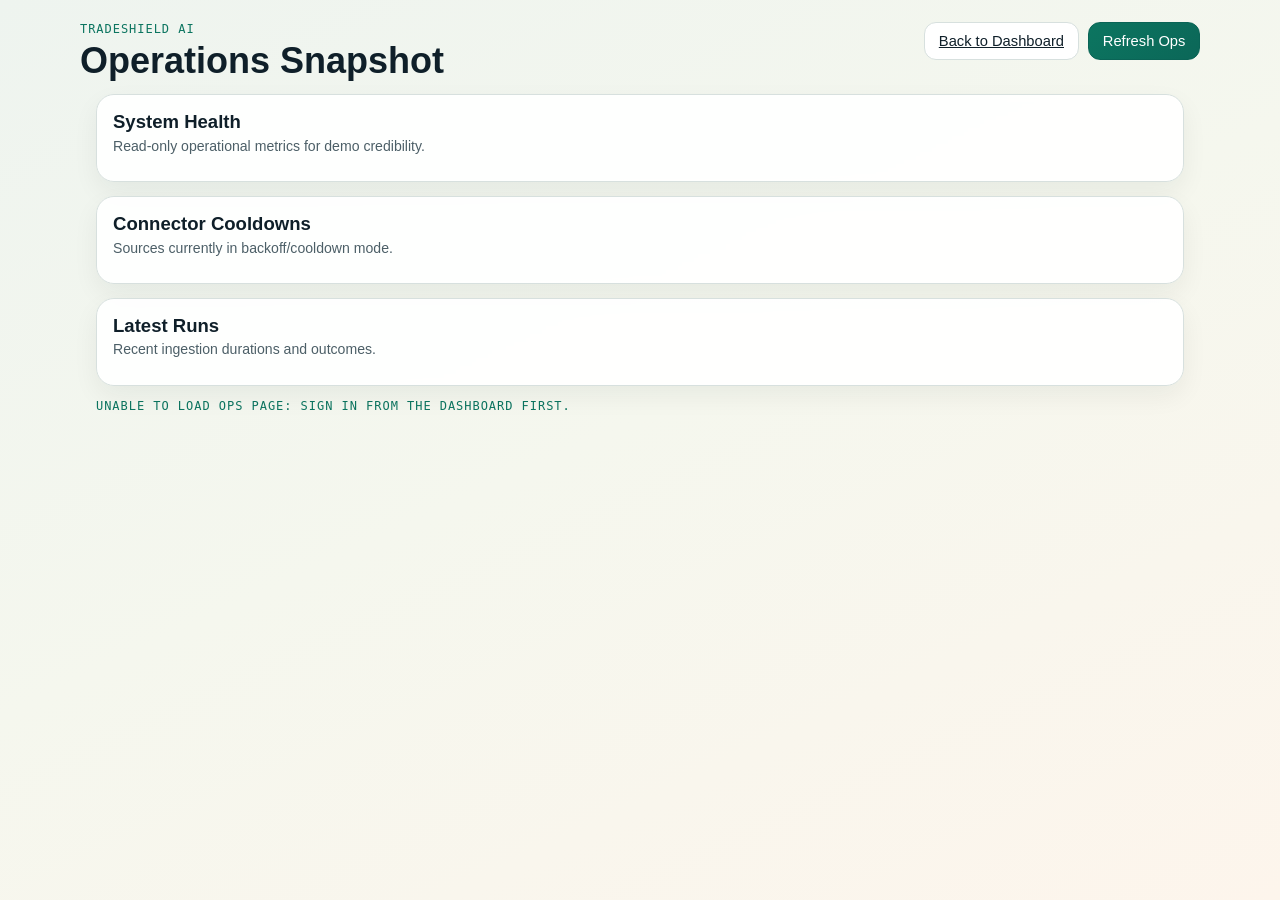
<file: static/ops.html>
<!doctype html>
<html lang="en">
  <head>
    <meta charset="UTF-8" />
    <meta name="viewport" content="width=device-width, initial-scale=1.0" />
    <title>TradeShield Ops</title>
    <link rel="stylesheet" href="/static/styles.css" />
  </head>
  <body>
    <header class="topbar">
      <div class="topbar-inner">
        <div>
          <p class="eyebrow">TradeShield AI</p>
          <h1>Operations Snapshot</h1>
        </div>
        <div class="topbar-actions">
          <a class="btn btn-ghost" href="/">Back to Dashboard</a>
          <button id="btnRefreshOps" class="btn btn-primary">Refresh Ops</button>
        </div>
      </div>
    </header>
    <main class="container">
      <section class="card">
        <div class="section-heading">
          <h3>System Health</h3>
          <p>Read-only operational metrics for demo credibility.</p>
        </div>
        <div id="opsMetrics" class="metrics"></div>
      </section>
      <section class="card">
        <div class="section-heading">
          <h3>Connector Cooldowns</h3>
          <p>Sources currently in backoff/cooldown mode.</p>
        </div>
        <div id="cooldowns" class="stack"></div>
      </section>
      <section class="card">
        <div class="section-heading">
          <h3>Latest Runs</h3>
          <p>Recent ingestion durations and outcomes.</p>
        </div>
        <div id="runs" class="stack"></div>
      </section>
      <p id="opsStatus" class="eyebrow"></p>
    </main>
    <script src="/static/ops.js" defer></script>
  </body>
</html>
</file>
<file: static/styles.css>
��: r o o t   {  
     - - b g - m a i n :   # e e f 4 e f ;  
     - - b g - s o f t :   # f 5 f 7 e e ;  
     - - i n k :   # 0 f 1 f 2 9 ;  
     - - i n k - s o f t :   # 4 c 5 f 6 7 ;  
     - - l i n e :   # d 7 e 0 d e ;  
     - - c a r d :   # f f f f f f e b ;  
     - - a c c e n t :   # 0 c 7 5 6 0 ;  
     - - a c c e n t - 2 :   # c 4 5 b 3 3 ;  
     - - a c c e n t - 3 :   # 1 8 4 5 5 d ;  
     - - o k :   # 1 f 8 4 5 a ;  
     - - w a r n :   # b 8 8 6 0 b ;  
     - - r i s k :   # b 3 3 f 3 2 ;  
     - - s p a c e - 1 :   8 p x ;  
     - - s p a c e - 2 :   1 2 p x ;  
     - - s p a c e - 3 :   1 6 p x ;  
     - - s p a c e - 4 :   2 4 p x ;  
     - - s p a c e - 5 :   3 2 p x ;  
 }  
  
 *   {  
     b o x - s i z i n g :   b o r d e r - b o x ;  
 }  
  
 b o d y   {  
     m a r g i n :   0 ;  
     f o n t - f a m i l y :   " S o r a " ,   s a n s - s e r i f ;  
     c o l o r :   v a r ( - - i n k ) ;  
     b a c k g r o u n d :   l i n e a r - g r a d i e n t ( 1 5 5 d e g ,   v a r ( - - b g - m a i n ) ,   v a r ( - - b g - s o f t )   4 8 % ,   # f d f 5 e c   1 0 0 % ) ;  
     m i n - h e i g h t :   1 0 0 v h ;  
 }  
  
 . a m b i e n t   {  
     p o s i t i o n :   f i x e d ;  
     z - i n d e x :   - 1 ;  
     p o i n t e r - e v e n t s :   n o n e ;  
     b o r d e r - r a d i u s :   9 9 9 p x ;  
     o p a c i t y :   0 . 4 5 ;  
 }  
  
 . a m b i e n t - a   {  
     w i d t h :   4 2 0 p x ;  
     h e i g h t :   4 2 0 p x ;  
     l e f t :   - 1 2 0 p x ;  
     t o p :   - 1 0 0 p x ;  
     b a c k g r o u n d :   r a d i a l - g r a d i e n t ( c i r c l e ,   # a 0 d 9 c 4 ,   t r a n s p a r e n t   7 0 % ) ;  
 }  
  
 . a m b i e n t - b   {  
     w i d t h :   5 0 0 p x ;  
     h e i g h t :   5 0 0 p x ;  
     r i g h t :   - 1 8 0 p x ;  
     b o t t o m :   - 1 8 0 p x ;  
     b a c k g r o u n d :   r a d i a l - g r a d i e n t ( c i r c l e ,   # f f d 6 b 8 ,   t r a n s p a r e n t   6 8 % ) ;  
 }  
  
 . t o p b a r   {  
     p a d d i n g :   1 . 4 r e m   1 r e m   0 . 8 r e m ;  
 }  
  
 . t o p b a r - i n n e r   {  
     m a x - w i d t h :   1 1 2 0 p x ;  
     m a r g i n :   0   a u t o ;  
     d i s p l a y :   f l e x ;  
     a l i g n - i t e m s :   f l e x - s t a r t ;  
     j u s t i f y - c o n t e n t :   s p a c e - b e t w e e n ;  
     g a p :   1 r e m ;  
 }  
  
 . e y e b r o w   {  
     m a r g i n :   0   0   0 . 2 r e m ;  
     f o n t - f a m i l y :   " I B M   P l e x   M o n o " ,   m o n o s p a c e ;  
     t e x t - t r a n s f o r m :   u p p e r c a s e ;  
     l e t t e r - s p a c i n g :   0 . 0 8 e m ;  
     f o n t - s i z e :   0 . 7 5 r e m ;  
     c o l o r :   v a r ( - - a c c e n t ) ;  
 }  
  
 h 1   {  
     m a r g i n :   0 ;  
     f o n t - s i z e :   c l a m p ( 1 . 5 r e m ,   3 v w ,   2 . 2 5 r e m ) ;  
 }  
  
 . t o p b a r - a c t i o n s   {  
     d i s p l a y :   f l e x ;  
     g a p :   0 . 6 r e m ;  
     a l i g n - i t e m s :   c e n t e r ;  
     f l e x - w r a p :   w r a p ;  
 }  
  
 . l i v e - p i l l   {  
     d i s p l a y :   i n l i n e - f l e x ;  
     a l i g n - i t e m s :   c e n t e r ;  
     g a p :   0 . 3 5 r e m ;  
     b o r d e r :   1 p x   s o l i d   # c d e 7 d d ;  
     b a c k g r o u n d :   # f 5 f f f b ;  
     c o l o r :   # 0 c 6 5 5 6 ;  
     b o r d e r - r a d i u s :   9 9 9 p x ;  
     p a d d i n g :   0 . 3 4 r e m   0 . 7 r e m ;  
     f o n t - s i z e :   0 . 7 9 r e m ;  
 }  
  
 . c o n t a i n e r   {  
     m a x - w i d t h :   1 1 2 0 p x ;  
     m a r g i n :   0   a u t o ;  
     p a d d i n g :   0   1 r e m   2 r e m ;  
     d i s p l a y :   g r i d ;  
     g a p :   0 . 8 5 r e m ;  
 }  
  
 . c a r d   {  
     b a c k g r o u n d :   v a r ( - - c a r d ) ;  
     b o r d e r :   1 p x   s o l i d   v a r ( - - l i n e ) ;  
     b o r d e r - r a d i u s :   1 8 p x ;  
     p a d d i n g :   v a r ( - - s p a c e - 3 )   v a r ( - - s p a c e - 3 ) ;  
     b o x - s h a d o w :   0   1 0 p x   2 6 p x   r g b a ( 1 6 ,   3 2 ,   3 8 ,   0 . 0 6 ) ;  
     b a c k d r o p - f i l t e r :   b l u r ( 3 p x ) ;  
     t r a n s i t i o n :   b o x - s h a d o w   1 6 0 m s   e a s e ,   t r a n s f o r m   1 6 0 m s   e a s e ;  
 }  
  
 . c a r d : h o v e r   {  
     b o x - s h a d o w :   0   1 4 p x   3 0 p x   r g b a ( 1 6 ,   3 2 ,   3 8 ,   0 . 0 9 ) ;  
 }  
  
 . w e l c o m e   {  
     b a c k g r o u n d :   r a d i a l - g r a d i e n t ( c i r c l e   a t   1 2 %   1 0 % ,   # e 4 f f f 1   0 % ,   t r a n s p a r e n t   4 0 % ) ,   # f c f f f a e 3 ;  
 }  
  
 . w e l c o m e   h 2   {  
     m a r g i n :   0 . 2 r e m   0   0 . 4 r e m ;  
     f o n t - s i z e :   c l a m p ( 1 . 2 r e m ,   2 . 3 v w ,   1 . 7 r e m ) ;  
 }  
  
 . w e l c o m e   p   {  
     m a r g i n :   0 . 3 r e m   0 ;  
     c o l o r :   v a r ( - - i n k - s o f t ) ;  
     l i n e - h e i g h t :   1 . 4 5 ;  
 }  
  
 . l a b e l   {  
     d i s p l a y :   i n l i n e - f l e x ;  
     m a r g i n :   0   0   0 . 2 5 r e m ;  
     p a d d i n g :   0 . 1 5 r e m   0 . 4 5 r e m ;  
     b o r d e r - r a d i u s :   9 9 9 p x ;  
     b o r d e r :   1 p x   s o l i d   # d 5 e b e 3 ;  
     b a c k g r o u n d :   # f 5 f f f b ;  
     c o l o r :   # 1 2 6 3 5 2 ;  
     f o n t - s i z e :   0 . 7 5 r e m ;  
 }  
  
 . h e r o - a c t i o n s   {  
     m a r g i n - t o p :   0 . 9 r e m ;  
     d i s p l a y :   f l e x ;  
     g a p :   0 . 5 5 r e m ;  
     f l e x - w r a p :   w r a p ;  
 }  
  
 . h e r o - k p i s   {  
     m a r g i n - t o p :   0 . 7 r e m ;  
     d i s p l a y :   g r i d ;  
     g r i d - t e m p l a t e - c o l u m n s :   r e p e a t ( 3 ,   m i n m a x ( 1 4 0 p x ,   1 f r ) ) ;  
     g a p :   0 . 5 r e m ;  
 }  
  
 . h e r o - k p i   {  
     b o r d e r :   1 p x   s o l i d   # d 8 e 6 e 1 ;  
     b o r d e r - r a d i u s :   1 2 p x ;  
     p a d d i n g :   0 . 5 r e m   0 . 6 2 r e m ;  
     b a c k g r o u n d :   # f 9 f f f c ;  
     d i s p l a y :   g r i d ;  
     g a p :   0 . 1 6 r e m ;  
 }  
  
 . h e r o - k p i   s p a n   {  
     f o n t - s i z e :   0 . 7 2 r e m ;  
     c o l o r :   # 4 f 6 7 6 e ;  
 }  
  
 . h e r o - k p i   s t r o n g   {  
     f o n t - s i z e :   0 . 9 6 r e m ;  
 }  
  
 . b t n   {  
     b o r d e r :   1 p x   s o l i d   v a r ( - - l i n e ) ;  
     b o r d e r - r a d i u s :   1 2 p x ;  
     p a d d i n g :   0 . 6 r e m   0 . 8 5 r e m ;  
     f o n t - f a m i l y :   i n h e r i t ;  
     f o n t - s i z e :   0 . 9 2 r e m ;  
     c u r s o r :   p o i n t e r ;  
     t r a n s i t i o n :   t r a n s f o r m   1 6 0 m s   e a s e ,   b o x - s h a d o w   1 6 0 m s   e a s e ,   b a c k g r o u n d   1 6 0 m s   e a s e ;  
 }  
  
 . b t n : h o v e r   {  
     t r a n s f o r m :   t r a n s l a t e Y ( - 1 p x ) ;  
 }  
  
 . b t n : d i s a b l e d   {  
     c u r s o r :   n o t - a l l o w e d ;  
     o p a c i t y :   0 . 6 5 ;  
     t r a n s f o r m :   n o n e ;  
 }  
  
 . b t n - p r i m a r y   {  
     b a c k g r o u n d :   l i n e a r - g r a d i e n t ( 1 3 5 d e g ,   v a r ( - - a c c e n t ) ,   # 0 b 6 7 5 8 ) ;  
     c o l o r :   # f f f ;  
     b o r d e r - c o l o r :   # 0 a 6 4 5 6 ;  
 }  
  
 . b t n - s e c o n d a r y   {  
     b a c k g r o u n d :   l i n e a r - g r a d i e n t ( 1 3 5 d e g ,   v a r ( - - a c c e n t - 2 ) ,   # b 4 4 a 2 8 ) ;  
     c o l o r :   # f f f ;  
     b o r d e r - c o l o r :   # b 2 4 e 2 b ;  
 }  
  
 . b t n - g h o s t   {  
     b a c k g r o u n d :   # f f f ;  
     c o l o r :   v a r ( - - i n k ) ;  
 }  
  
 . s e c t i o n - n a v   {  
     p a d d i n g :   v a r ( - - s p a c e - 2 ) ;  
     p o s i t i o n :   s t i c k y ;  
     t o p :   8 p x ;  
     z - i n d e x :   1 0 ;  
 }  
  
 . v i e w - t a b s   {  
     d i s p l a y :   f l e x ;  
     g a p :   0 . 4 5 r e m ;  
     f l e x - w r a p :   w r a p ;  
 }  
  
 . t a b - b t n   {  
     f o n t - s i z e :   0 . 8 4 r e m ;  
     p a d d i n g :   0 . 5 r e m   0 . 7 2 r e m ;  
 }  
  
 . t a b - b t n . a c t i v e   {  
     b a c k g r o u n d :   l i n e a r - g r a d i e n t ( 1 3 5 d e g ,   v a r ( - - a c c e n t ) ,   # 0 b 6 7 5 8 ) ;  
     c o l o r :   # f f f ;  
     b o r d e r - c o l o r :   # 0 a 6 4 5 6 ;  
 }  
  
 . c o n n e c t - r o w   {  
     m a r g i n - t o p :   1 r e m ;  
 }  
  
 . c o n n e c t - r o w   l a b e l   {  
     d i s p l a y :   b l o c k ;  
     f o n t - s i z e :   0 . 8 2 r e m ;  
     c o l o r :   v a r ( - - i n k - s o f t ) ;  
     m a r g i n - b o t t o m :   0 . 3 5 r e m ;  
 }  
  
 . c o n n e c t - c o n t r o l s   {  
     d i s p l a y :   f l e x ;  
     g a p :   0 . 5 r e m ;  
     f l e x - w r a p :   w r a p ;  
 }  
  
 i n p u t ,  
 s e l e c t   {  
     b o r d e r :   1 p x   s o l i d   v a r ( - - l i n e ) ;  
     b o r d e r - r a d i u s :   1 2 p x ;  
     p a d d i n g :   0 . 5 8 r e m   0 . 7 2 r e m ;  
     f o n t - f a m i l y :   i n h e r i t ;  
     f o n t - s i z e :   0 . 9 r e m ;  
     b a c k g r o u n d :   # f f f ;  
 }  
  
 t e x t a r e a   {  
     b o r d e r :   1 p x   s o l i d   v a r ( - - l i n e ) ;  
     b o r d e r - r a d i u s :   1 2 p x ;  
     p a d d i n g :   0 . 5 8 r e m   0 . 7 2 r e m ;  
     f o n t - f a m i l y :   " I B M   P l e x   M o n o " ,   m o n o s p a c e ;  
     f o n t - s i z e :   0 . 8 2 r e m ;  
     b a c k g r o u n d :   # f f f ;  
     w i d t h :   1 0 0 % ;  
     r e s i z e :   v e r t i c a l ;  
 }  
  
 i n p u t : f o c u s ,  
 s e l e c t : f o c u s ,  
 t e x t a r e a : f o c u s   {  
     o u t l i n e :   2 p x   s o l i d   # c b e 6 d e ;  
     b o r d e r - c o l o r :   # 7 c b 7 a 6 ;  
 }  
  
 # l o g i n E m a i l ,  
 # l o g i n P a s s w o r d   {  
     m i n - w i d t h :   2 4 0 p x ;  
 }  
  
 # s t a t u s   {  
     m i n - h e i g h t :   1 . 2 e m ;  
     m a r g i n :   0 . 6 5 r e m   0   0 ;  
     f o n t - f a m i l y :   " I B M   P l e x   M o n o " ,   m o n o s p a c e ;  
     f o n t - s i z e :   0 . 7 8 r e m ;  
     c o l o r :   # 8 e 4 2 2 7 ;  
 }  
  
 . s e c t i o n - h e a d i n g   h 3   {  
     m a r g i n :   0 ;  
     f o n t - s i z e :   1 . 1 6 r e m ;  
     d i s p l a y :   f l e x ;  
     a l i g n - i t e m s :   c e n t e r ;  
     g a p :   0 . 5 r e m ;  
 }  
  
 . s e c t i o n - h e a d i n g   p   {  
     m a r g i n :   0 . 3 r e m   0   0 . 7 r e m ;  
     c o l o r :   v a r ( - - i n k - s o f t ) ;  
     f o n t - s i z e :   0 . 8 8 r e m ;  
 }  
  
 . m e t r i c s   {  
     d i s p l a y :   g r i d ;  
     g a p :   0 . 6 5 r e m ;  
     g r i d - t e m p l a t e - c o l u m n s :   r e p e a t ( a u t o - f i t ,   m i n m a x ( 2 2 0 p x ,   1 f r ) ) ;  
 }  
  
 . m e t r i c - c a r d   {  
     p a d d i n g :   0 . 7 5 r e m   0 . 8 5 r e m ;  
     b o r d e r :   1 p x   s o l i d   v a r ( - - l i n e ) ;  
     b o r d e r - r a d i u s :   1 4 p x ;  
     b a c k g r o u n d :   # f f f ;  
 }  
  
 . m e t r i c - s p a r k   {  
     m a r g i n - t o p :   0 . 4 r e m ;  
     w i d t h :   1 0 0 % ;  
     h e i g h t :   6 p x ;  
     b o r d e r - r a d i u s :   9 9 9 p x ;  
     b a c k g r o u n d :   # e b f 0 e e ;  
     o v e r f l o w :   h i d d e n ;  
 }  
  
 . m e t r i c - s p a r k   s p a n   {  
     d i s p l a y :   b l o c k ;  
     h e i g h t :   1 0 0 % ;  
     b o r d e r - r a d i u s :   9 9 9 p x ;  
     b a c k g r o u n d :   l i n e a r - g r a d i e n t ( 9 0 d e g ,   # 2 c 8 f 7 5 ,   # 5 3 b 2 9 3 ) ;  
 }  
  
 . m e t r i c - l a b e l   {  
     c o l o r :   v a r ( - - i n k - s o f t ) ;  
     f o n t - s i z e :   0 . 8 2 r e m ;  
 }  
  
 . m e t r i c - v a l u e   {  
     m a r g i n - t o p :   0 . 2 r e m ;  
     f o n t - s i z e :   1 . 3 5 r e m ;  
     f o n t - w e i g h t :   7 0 0 ;  
 }  
  
 . m e t r i c - n o t e   {  
     m a r g i n - t o p :   0 . 1 5 r e m ;  
     c o l o r :   # 5 8 7 1 6 a ;  
     f o n t - s i z e :   0 . 7 7 r e m ;  
 }  
  
 . c h e c k l i s t   {  
     d i s p l a y :   g r i d ;  
     g a p :   0 . 5 r e m ;  
 }  
  
 . c h e c k - i t e m   {  
     d i s p l a y :   f l e x ;  
     a l i g n - i t e m s :   f l e x - s t a r t ;  
     g a p :   0 . 6 r e m ;  
     p a d d i n g :   0 . 7 r e m ;  
     b o r d e r :   1 p x   s o l i d   v a r ( - - l i n e ) ;  
     b o r d e r - r a d i u s :   1 2 p x ;  
     b a c k g r o u n d :   # f f f ;  
 }  
  
 . c h e c k - i c o n   {  
     w i d t h :   2 2 p x ;  
     h e i g h t :   2 2 p x ;  
     b o r d e r - r a d i u s :   9 9 9 p x ;  
     b o r d e r :   1 p x   s o l i d   # b a c c c 6 ;  
     d i s p l a y :   i n l i n e - f l e x ;  
     a l i g n - i t e m s :   c e n t e r ;  
     j u s t i f y - c o n t e n t :   c e n t e r ;  
     f o n t - s i z e :   0 . 7 8 r e m ;  
     f l e x :   0   0   2 2 p x ;  
 }  
  
 . c h e c k - i t e m . d o n e   . c h e c k - i c o n   {  
     b a c k g r o u n d :   # e 8 f 8 f 1 ;  
     b o r d e r - c o l o r :   # 9 f d 5 b e ;  
     c o l o r :   v a r ( - - o k ) ;  
 }  
  
 . c h e c k - i t e m . p e n d i n g   . c h e c k - i c o n   {  
     c o l o r :   # 7 1 8 5 8 a ;  
 }  
  
 . c h e c k - t e x t   s t r o n g   {  
     d i s p l a y :   b l o c k ;  
     f o n t - s i z e :   0 . 9 r e m ;  
 }  
  
 . c h e c k - t e x t   s p a n   {  
     c o l o r :   v a r ( - - i n k - s o f t ) ;  
     f o n t - s i z e :   0 . 8 2 r e m ;  
 }  
  
 . g r i d - 2   {  
     d i s p l a y :   g r i d ;  
     g a p :   0 . 8 5 r e m ;  
     g r i d - t e m p l a t e - c o l u m n s :   1 f r   1 f r ;  
 }  
  
 . s t a c k   {  
     d i s p l a y :   g r i d ;  
     g a p :   0 . 6 r e m ;  
 }  
  
 . e v e n t - c a r d ,  
 . r i s k - c a r d ,  
 . p l a y b o o k - c a r d   {  
     b o r d e r :   1 p x   s o l i d   v a r ( - - l i n e ) ;  
     b a c k g r o u n d :   # f f f ;  
     b o r d e r - r a d i u s :   1 3 p x ;  
     p a d d i n g :   0 . 7 5 r e m   0 . 8 r e m ;  
 }  
  
 . e v e n t - h e a d ,  
 . r i s k - h e a d   {  
     d i s p l a y :   f l e x ;  
     j u s t i f y - c o n t e n t :   s p a c e - b e t w e e n ;  
     g a p :   0 . 6 r e m ;  
     a l i g n - i t e m s :   f l e x - s t a r t ;  
 }  
  
 . e v e n t - t i t l e ,  
 . r i s k - t i t l e   {  
     f o n t - s i z e :   0 . 9 4 r e m ;  
     f o n t - w e i g h t :   6 0 0 ;  
 }  
  
 . b a d g e   {  
     b o r d e r - r a d i u s :   9 9 9 p x ;  
     p a d d i n g :   0 . 1 7 r e m   0 . 5 r e m ;  
     f o n t - s i z e :   0 . 7 4 r e m ;  
     b o r d e r :   1 p x   s o l i d   t r a n s p a r e n t ;  
     d i s p l a y :   i n l i n e - f l e x ;  
     a l i g n - i t e m s :   c e n t e r ;  
     w h i t e - s p a c e :   n o w r a p ;  
 }  
  
 . b a d g e . l o w   {  
     b a c k g r o u n d :   # e a f 5 e f ;  
     c o l o r :   # 2 1 6 6 4 d ;  
     b o r d e r - c o l o r :   # b 8 e 0 c c ;  
 }  
  
 . b a d g e . m e d i u m   {  
     b a c k g r o u n d :   # f 7 f 2 e 3 ;  
     c o l o r :   # 8 9 6 a 1 2 ;  
     b o r d e r - c o l o r :   # e a d 7 9 f ;  
 }  
  
 . b a d g e . h i g h ,  
 . b a d g e . c r i t i c a l   {  
     b a c k g r o u n d :   # f d e c e 8 ;  
     c o l o r :   # 9 2 3 7 2 d ;  
     b o r d e r - c o l o r :   # f 0 b 6 a c ;  
 }  
  
 . i t e m - l i n e   {  
     m a r g i n - t o p :   0 . 3 4 r e m ;  
     f o n t - s i z e :   0 . 8 6 r e m ;  
     c o l o r :   v a r ( - - i n k - s o f t ) ;  
     l i n e - h e i g h t :   1 . 5 ;  
 }  
  
 . s e c t i o n - i c o n   {  
     d i s p l a y :   i n l i n e - f l e x ;  
     a l i g n - i t e m s :   c e n t e r ;  
     j u s t i f y - c o n t e n t :   c e n t e r ;  
     b o r d e r - r a d i u s :   8 p x ;  
     b o r d e r :   1 p x   s o l i d   # d 2 d f d b ;  
     b a c k g r o u n d :   # f 6 f b f 9 ;  
     c o l o r :   # 0 f 6 b 5 8 ;  
     f o n t - f a m i l y :   " I B M   P l e x   M o n o " ,   m o n o s p a c e ;  
     f o n t - s i z e :   0 . 6 6 r e m ;  
     l e t t e r - s p a c i n g :   0 . 0 2 e m ;  
     m i n - w i d t h :   3 4 p x ;  
     p a d d i n g :   0 . 1 6 r e m   0 . 2 8 r e m ;  
 }  
  
 . i t e m - l i n e   s t r o n g   {  
     c o l o r :   # 2 0 3 5 3 c ;  
 }  
  
 . r i s k - a c t i o n s   {  
     m a r g i n - t o p :   0 . 6 r e m ;  
 }  
  
 . r i s k - a c t i o n s   . b t n   {  
     f o n t - s i z e :   0 . 8 3 r e m ;  
     p a d d i n g :   0 . 4 5 r e m   0 . 6 2 r e m ;  
 }  
  
 . i n l i n e - a c t i o n s   {  
     d i s p l a y :   f l e x ;  
     g a p :   0 . 5 5 r e m ;  
     f l e x - w r a p :   w r a p ;  
     m a r g i n - b o t t o m :   0 . 7 5 r e m ;  
 }  
  
 . c o m p a c t - s t a c k   {  
     m a r g i n - t o p :   0 . 7 r e m ;  
 }  
  
 . o p s - c a r d ,  
 . t e a m - c a r d   {  
     b o r d e r :   1 p x   s o l i d   v a r ( - - l i n e ) ;  
     b a c k g r o u n d :   # f f f ;  
     b o r d e r - r a d i u s :   1 3 p x ;  
     p a d d i n g :   0 . 7 5 r e m   0 . 8 r e m ;  
 }  
  
 . o p s - g r i d   {  
     d i s p l a y :   g r i d ;  
     g a p :   0 . 5 5 r e m ;  
     g r i d - t e m p l a t e - c o l u m n s :   r e p e a t ( a u t o - f i t ,   m i n m a x ( 1 4 0 p x ,   1 f r ) ) ;  
 }  
  
 . o p s - m e t r i c   {  
     b o r d e r :   1 p x   s o l i d   # d c e 6 e 1 ;  
     b o r d e r - r a d i u s :   1 2 p x ;  
     p a d d i n g :   0 . 6 5 r e m ;  
     b a c k g r o u n d :   # f 8 f b f a ;  
 }  
  
 . o p s - m e t r i c   s t r o n g   {  
     d i s p l a y :   b l o c k ;  
     f o n t - s i z e :   0 . 7 8 r e m ;  
     c o l o r :   v a r ( - - i n k - s o f t ) ;  
     f o n t - w e i g h t :   5 0 0 ;  
 }  
  
 . o p s - m e t r i c   s p a n   {  
     d i s p l a y :   b l o c k ;  
     m a r g i n - t o p :   0 . 1 8 r e m ;  
     f o n t - s i z e :   1 . 0 3 r e m ;  
     f o n t - w e i g h t :   7 0 0 ;  
 }  
  
 . s o u r c e - r o w ,  
 . t e a m - r o w   {  
     d i s p l a y :   f l e x ;  
     j u s t i f y - c o n t e n t :   s p a c e - b e t w e e n ;  
     g a p :   0 . 7 r e m ;  
     a l i g n - i t e m s :   f l e x - s t a r t ;  
 }  
  
 . s o u r c e - r o w   {  
     b o r d e r :   1 p x   s o l i d   # d c e 6 e 1 ;  
     b a c k g r o u n d :   # f c f d f c ;  
     b o r d e r - r a d i u s :   1 2 p x ;  
     p a d d i n g :   0 . 6 2 r e m   0 . 7 2 r e m ;  
 }  
  
 . s o u r c e - r o w   s t r o n g ,  
 . t e a m - r o w   s t r o n g   {  
     d i s p l a y :   b l o c k ;  
     f o n t - s i z e :   0 . 8 8 r e m ;  
 }  
  
 . s o u r c e - r o w   s p a n ,  
 . t e a m - r o w   s p a n   {  
     d i s p l a y :   b l o c k ;  
     f o n t - s i z e :   0 . 8 r e m ;  
     c o l o r :   v a r ( - - i n k - s o f t ) ;  
 }  
  
 . t e a m - c a r d   {  
     d i s p l a y :   g r i d ;  
     g a p :   0 . 3 5 r e m ;  
 }  
  
 . t e a m - f o r m   {  
     m a r g i n - t o p :   0 . 8 r e m ;  
     b o r d e r - t o p :   1 p x   s o l i d   # d c e 6 e 1 ;  
     p a d d i n g - t o p :   0 . 8 r e m ;  
 }  
  
 . m u t e d - n o t e   {  
     c o l o r :   v a r ( - - i n k - s o f t ) ;  
     f o n t - s i z e :   0 . 8 2 r e m ;  
 }  
  
 . e m p t y - s t a t e   {  
     b o r d e r :   1 p x   d a s h e d   # c 5 d 6 d 0 ;  
     b o r d e r - r a d i u s :   1 4 p x ;  
     p a d d i n g :   1 r e m ;  
     c o l o r :   v a r ( - - i n k - s o f t ) ;  
     b a c k g r o u n d :   # f 9 f c f b ;  
     f o n t - s i z e :   0 . 9 r e m ;  
 }  
  
 . e m p t y - s t a t e . l o a d i n g   {  
     b a c k g r o u n d :   l i n e a r - g r a d i e n t ( 9 0 d e g ,   # f 7 f a f 9   2 5 % ,   # e e f 3 f 1   5 0 % ,   # f 7 f a f 9   7 5 % ) ;  
     b a c k g r o u n d - s i z e :   3 0 0 %   1 0 0 % ;  
     a n i m a t i o n :   s h i m m e r   1 . 4 s   i n f i n i t e   l i n e a r ;  
 }  
  
 . w o r k f l o w - g r i d   {  
     d i s p l a y :   g r i d ;  
     g a p :   0 . 8 r e m ;  
     g r i d - t e m p l a t e - c o l u m n s :   1 f r   1 f r ;  
 }  
  
 . a p p r o v a l - r o w   {  
     b o r d e r :   1 p x   s o l i d   v a r ( - - l i n e ) ;  
     b o r d e r - r a d i u s :   1 2 p x ;  
     b a c k g r o u n d :   # f f f ;  
     p a d d i n g :   0 . 7 r e m   0 . 8 r e m ;  
     d i s p l a y :   g r i d ;  
     g a p :   0 . 3 5 r e m ;  
 }  
  
 . a p p r o v a l - a c t i o n s   {  
     d i s p l a y :   f l e x ;  
     g a p :   0 . 4 r e m ;  
     f l e x - w r a p :   w r a p ;  
 }  
  
 . b t n - x s   {  
     p a d d i n g :   0 . 2 8 r e m   0 . 4 6 r e m ;  
     b o r d e r - r a d i u s :   1 0 p x ;  
     f o n t - s i z e :   0 . 7 6 r e m ;  
 }  
  
 . c o m m e n t - f e e d   {  
     m a x - h e i g h t :   2 2 0 p x ;  
     o v e r f l o w :   a u t o ;  
     d i s p l a y :   g r i d ;  
     g a p :   0 . 4 5 r e m ;  
 }  
  
 . c o m m e n t - i t e m   {  
     b o r d e r :   1 p x   s o l i d   # d c e 6 e 1 ;  
     b a c k g r o u n d :   # f f f ;  
     b o r d e r - r a d i u s :   1 0 p x ;  
     p a d d i n g :   0 . 5 5 r e m   0 . 6 5 r e m ;  
 }  
  
 . f l o w   {  
     m a r g i n :   0 . 2 r e m   0   0 ;  
     p a d d i n g - l e f t :   1 r e m ;  
     d i s p l a y :   g r i d ;  
     g a p :   0 . 5 r e m ;  
     c o l o r :   # 3 0 4 5 4 d ;  
     f o n t - s i z e :   0 . 9 r e m ;  
 }  
  
 . f l o w   s t r o n g   {  
     c o l o r :   # 2 0 3 5 3 c ;  
 }  
  
 . m o d a l - b a c k d r o p   {  
     p o s i t i o n :   f i x e d ;  
     i n s e t :   0 ;  
     z - i n d e x :   1 2 0 0 ;  
     b a c k g r o u n d :   r g b a ( 8 ,   2 0 ,   2 5 ,   0 . 4 5 ) ;  
     d i s p l a y :   g r i d ;  
     p l a c e - i t e m s :   c e n t e r ;  
     p a d d i n g :   0 . 8 r e m ;  
 }  
  
 . m o d a l   {  
     w i d t h :   m i n ( 7 6 0 p x ,   1 0 0 % ) ;  
     m a x - h e i g h t :   9 4 v h ;  
     o v e r f l o w :   a u t o ;  
     b a c k g r o u n d :   # f d f e f d ;  
     b o r d e r - r a d i u s :   1 8 p x ;  
     b o r d e r :   1 p x   s o l i d   # d 9 e 5 e 0 ;  
     b o x - s h a d o w :   0   2 5 p x   5 0 p x   r g b a ( 1 1 ,   3 6 ,   4 4 ,   0 . 2 5 ) ;  
     p a d d i n g :   1 r e m ;  
 }  
  
 . m o d a l - h e a d e r   {  
     d i s p l a y :   f l e x ;  
     j u s t i f y - c o n t e n t :   s p a c e - b e t w e e n ;  
     a l i g n - i t e m s :   f l e x - s t a r t ;  
     g a p :   0 . 8 r e m ;  
 }  
  
 . m o d a l - h e a d e r   h 3   {  
     m a r g i n :   0 . 2 r e m   0   0 ;  
 }  
  
 . w i z a r d - p r o g r e s s   {  
     m a r g i n :   0 . 8 5 r e m   0 ;  
 }  
  
 . w i z a r d - p r o g r e s s   s p a n   {  
     d i s p l a y :   i n l i n e - b l o c k ;  
     f o n t - s i z e :   0 . 8 2 r e m ;  
     c o l o r :   v a r ( - - i n k - s o f t ) ;  
     m a r g i n - b o t t o m :   0 . 2 5 r e m ;  
 }  
  
 . p r o g r e s s - t r a c k   {  
     b o r d e r - r a d i u s :   9 9 9 p x ;  
     b a c k g r o u n d :   # e 8 e f e c ;  
     h e i g h t :   8 p x ;  
     o v e r f l o w :   h i d d e n ;  
 }  
  
 . p r o g r e s s - f i l l   {  
     h e i g h t :   1 0 0 % ;  
     w i d t h :   3 3 % ;  
     b o r d e r - r a d i u s :   9 9 9 p x ;  
     b a c k g r o u n d :   l i n e a r - g r a d i e n t ( 9 0 d e g ,   v a r ( - - a c c e n t ) ,   # 1 9 a 2 8 7 ) ;  
     t r a n s i t i o n :   w i d t h   2 2 0 m s   e a s e ;  
 }  
  
 . w i z a r d - s t e p   {  
     d i s p l a y :   g r i d ;  
     g a p :   0 . 5 5 r e m ;  
 }  
  
 . w i z a r d - s t e p   h 4   {  
     m a r g i n :   0 . 2 r e m   0   0 ;  
 }  
  
 . w i z a r d - s t e p   p   {  
     m a r g i n :   0 ;  
     f o n t - s i z e :   0 . 8 8 r e m ;  
     c o l o r :   v a r ( - - i n k - s o f t ) ;  
 }  
  
 . w i z a r d - s t e p   l a b e l   {  
     d i s p l a y :   g r i d ;  
     g a p :   0 . 2 8 r e m ;  
     f o n t - s i z e :   0 . 8 4 r e m ;  
     c o l o r :   # 2 7 4 1 4 b ;  
 }  
  
 . g r i d - m i n i   {  
     d i s p l a y :   g r i d ;  
     g r i d - t e m p l a t e - c o l u m n s :   1 f r   1 f r ;  
     g a p :   0 . 5 5 r e m ;  
 }  
  
 . m o d a l - f o o t e r   {  
     m a r g i n - t o p :   0 . 9 r e m ;  
     d i s p l a y :   f l e x ;  
     j u s t i f y - c o n t e n t :   s p a c e - b e t w e e n ;  
     g a p :   0 . 5 r e m ;  
 }  
  
 . w i z a r d - h i n t   {  
     m a r g i n :   0 . 8 r e m   0   0 ;  
     c o l o r :   # 3 8 5 a 6 6 ;  
     f o n t - s i z e :   0 . 8 4 r e m ;  
 }  
  
 . h i d d e n   {  
     d i s p l a y :   n o n e   ! i m p o r t a n t ;  
 }  
  
 b o d y . p r e s e n t a t i o n - m o d e   . a m b i e n t   {  
     o p a c i t y :   0 . 1 8 ;  
 }  
  
 b o d y . p r e s e n t a t i o n - m o d e   . s e c t i o n - n a v ,  
 b o d y . p r e s e n t a t i o n - m o d e   . c o n n e c t - r o w ,  
 b o d y . p r e s e n t a t i o n - m o d e   # t e a m F o r m ,  
 b o d y . p r e s e n t a t i o n - m o d e   # p o l i c y F o r m ,  
 b o d y . p r e s e n t a t i o n - m o d e   # s u p p l y M a p C s v F o r m   {  
     d i s p l a y :   n o n e   ! i m p o r t a n t ;  
 }  
  
 b o d y . p r e s e n t a t i o n - m o d e   . c a r d   {  
     b o r d e r - c o l o r :   # c a d 7 d 2 ;  
 }  
  
 @ k e y f r a m e s   s h i m m e r   {  
     0 %   {  
         b a c k g r o u n d - p o s i t i o n :   1 0 0 %   0 ;  
     }  
     1 0 0 %   {  
         b a c k g r o u n d - p o s i t i o n :   - 1 0 0 %   0 ;  
     }  
 }  
  
 @ m e d i a   ( m a x - w i d t h :   9 2 0 p x )   {  
     . g r i d - 2   {  
         g r i d - t e m p l a t e - c o l u m n s :   1 f r ;  
     }  
  
     . w o r k f l o w - g r i d   {  
         g r i d - t e m p l a t e - c o l u m n s :   1 f r ;  
     }  
  
     . h e r o - k p i s   {  
         g r i d - t e m p l a t e - c o l u m n s :   1 f r ;  
     }  
  
     # c l i e n t I d   {  
         m i n - w i d t h :   1 0 0 % ;  
     }  
  
     . t o p b a r - i n n e r   {  
         f l e x - d i r e c t i o n :   c o l u m n ;  
     }  
 }  
  
 @ m e d i a   ( m a x - w i d t h :   6 8 0 p x )   {  
     . g r i d - m i n i   {  
         g r i d - t e m p l a t e - c o l u m n s :   1 f r ;  
     }  
  
     . h e r o - a c t i o n s ,  
     . c o n n e c t - c o n t r o l s ,  
     . i n l i n e - a c t i o n s   {  
         f l e x - d i r e c t i o n :   c o l u m n ;  
     }  
  
     . h e r o - a c t i o n s   . b t n ,  
     . c o n n e c t - c o n t r o l s   . b t n ,  
     . c o n n e c t - c o n t r o l s   i n p u t ,  
     . i n l i n e - a c t i o n s   . b t n   {  
         w i d t h :   1 0 0 % ;  
     }  
  
     . m o d a l - f o o t e r   {  
         f l e x - d i r e c t i o n :   c o l u m n ;  
     }  
  
     . m o d a l - f o o t e r   . b t n   {  
         w i d t h :   1 0 0 % ;  
     }  
 }  
 
</file>
